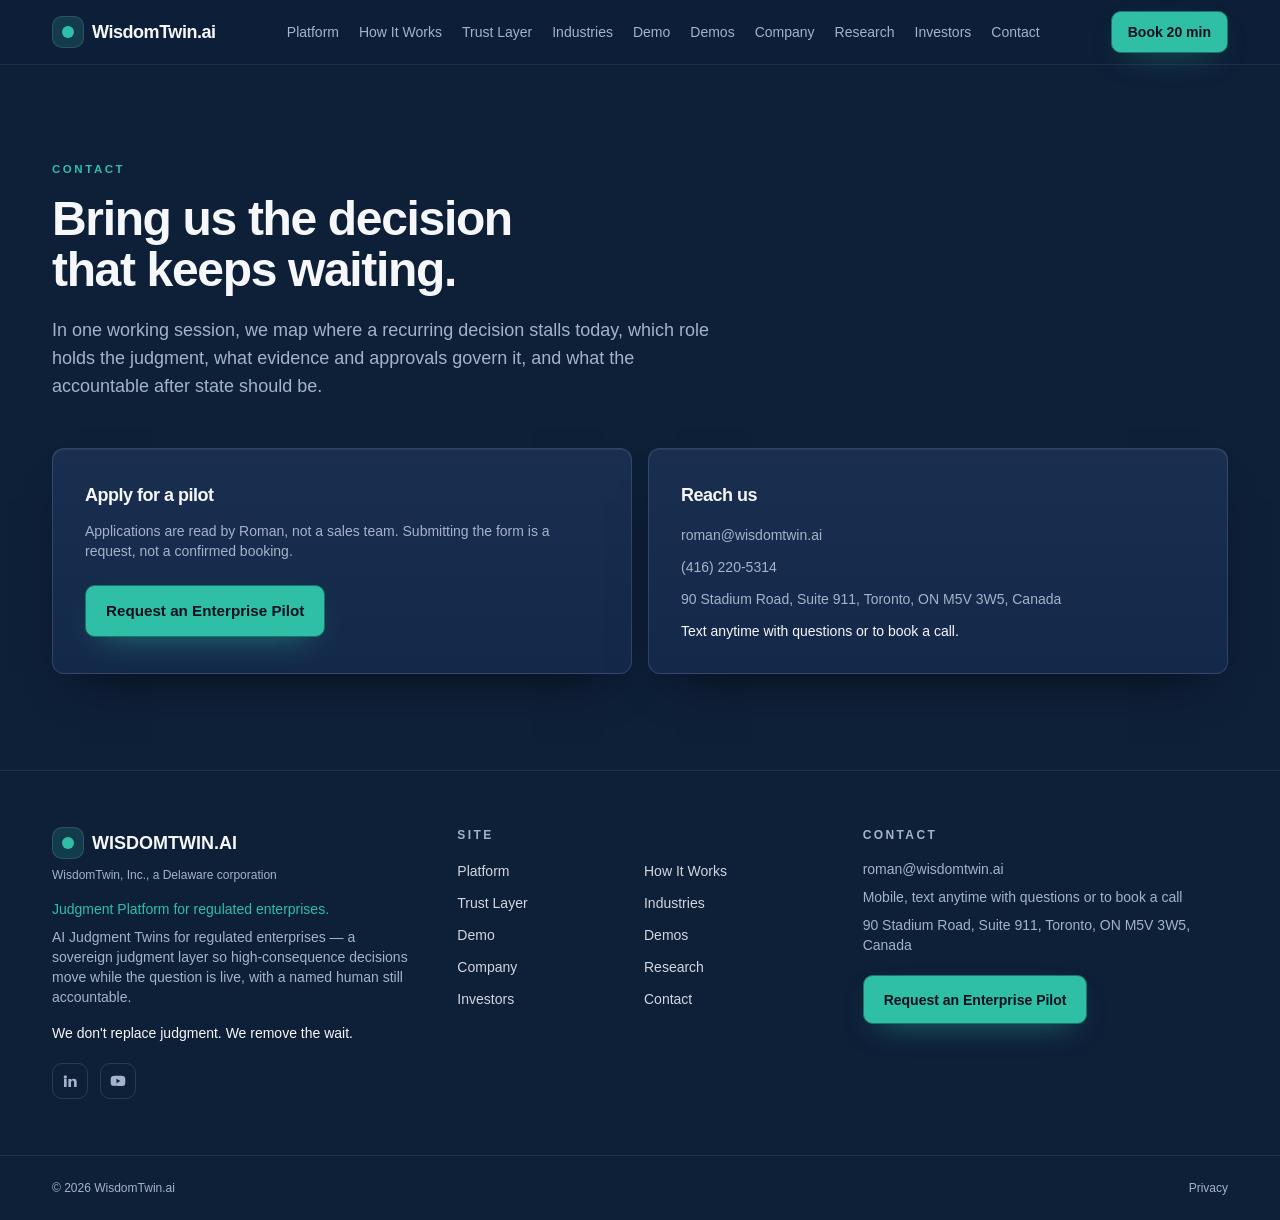
<file: contact.html>
<!DOCTYPE html><html lang="en"><head><meta charSet="utf-8"/><meta name="viewport" content="width=device-width, initial-scale=1"/><link rel="stylesheet" href="assets/styles-v6mpQn09.css" data-precedence="default"/><title>Contact | AI Judgment Twins for Regulated Enterprises | WisdomTwin.ai</title><meta name="theme-color" content="#0e1f38"/><meta name="google-site-verification" content="EKfFKBUGVKuijlgD77xOlG88L_JGHHBxEQoIWxiCcaE"/><meta property="og:site_name" content="WisdomTwin.ai"/><meta property="og:type" content="website"/><meta name="twitter:card" content="summary_large_image"/><meta name="description" content="Discuss a bounded regulated-industry pilot with WisdomTwin.ai, or contact founder Roman Bodnarchuk."/><meta property="og:title" content="Contact | AI Judgment Twins for Regulated Enterprises | WisdomTwin.ai"/><meta property="og:description" content="Discuss a bounded regulated-industry pilot with WisdomTwin.ai, or contact founder Roman Bodnarchuk."/><meta property="og:url" content="https://wisdomtwin.ai/contact"/><meta name="twitter:title" content="Contact | AI Judgment Twins for Regulated Enterprises | WisdomTwin.ai"/><meta name="twitter:description" content="Discuss a bounded regulated-industry pilot with WisdomTwin.ai, or contact founder Roman Bodnarchuk."/><link rel="modulepreload" href="assets/index-CU0LkQnp.js"/><link rel="modulepreload" href="assets/useStore-DAs5vFz2.js"/><link rel="modulepreload" href="assets/site-B6ghuMSV.js"/><link rel="modulepreload" href="assets/matchContext-29JtSLqe.js"/><link rel="modulepreload" href="assets/redirect-DCb_aIiF.js"/><link rel="modulepreload" href="assets/contact-BlCqo3q2.js"/><link rel="modulepreload" href="assets/CtaLink-VNQFbTWK.js"/><link rel="modulepreload" href="assets/SiteShell-DncSoHfE.js"/><link rel="icon" href="/favicon.ico" type="image/x-icon"/><link rel="canonical" href="https://wisdomtwin.ai/contact"/><meta property="og:image" content="https://pub-bb2e103a32db4e198524a2e9ed8f35b4.r2.dev/lovp_0t5ggwwtvm9mgscy2nvvahh5c2/ce4ec80d9bf1ff57b63f655486f1bbb1_1790938801076.png"><meta name="twitter:image" content="https://pub-bb2e103a32db4e198524a2e9ed8f35b4.r2.dev/lovp_0t5ggwwtvm9mgscy2nvvahh5c2/ce4ec80d9bf1ff57b63f655486f1bbb1_1790938801076.png"></head><body><!--$--><div class="min-h-screen flex flex-col tone-dark"><header class="sticky top-0 z-40 backdrop-blur-xl border-b border-border/60 bg-[color-mix(in_oklab,var(--background)_88%,transparent)]"><div class="container-page flex items-center justify-between h-16"><a href="index.html" class="flex items-center gap-2 focus-ring rounded-md"><span aria-hidden="true" class="grid place-items-center w-8 h-8 rounded-md border border-border" style="background:color-mix(in oklab, var(--teal) 18%, transparent)"><span class="w-3 h-3 rounded-sm" style="background:var(--teal)"></span></span><span class="font-display text-lg tracking-tight font-semibold">WisdomTwin.ai</span></a><nav class="hidden xl:flex items-center gap-5" aria-label="Primary"><a href="/platform" class="text-sm text-muted-foreground hover:text-foreground transition-colors focus-ring rounded-sm">Platform</a><a href="/how-it-works" class="text-sm text-muted-foreground hover:text-foreground transition-colors focus-ring rounded-sm">How It Works</a><a href="/trust" class="text-sm text-muted-foreground hover:text-foreground transition-colors focus-ring rounded-sm">Trust Layer</a><a href="/industries" class="text-sm text-muted-foreground hover:text-foreground transition-colors focus-ring rounded-sm">Industries</a><a href="demo.html" class="text-sm text-muted-foreground hover:text-foreground transition-colors focus-ring rounded-sm">Demo</a><a href="demos.html" class="text-sm text-muted-foreground hover:text-foreground transition-colors focus-ring rounded-sm">Demos</a><a href="/company" class="text-sm text-muted-foreground hover:text-foreground transition-colors focus-ring rounded-sm">Company</a><a href="/research" class="text-sm text-muted-foreground hover:text-foreground transition-colors focus-ring rounded-sm">Research</a><a href="/invest" class="text-sm text-muted-foreground hover:text-foreground transition-colors focus-ring rounded-sm">Investors</a><a class="text-sm text-muted-foreground hover:text-foreground transition-colors focus-ring rounded-sm text-foreground" href="contact.html" data-status="active" aria-current="page">Contact</a></nav><div class="hidden xl:flex"><a href="https://calendly.com/romanbodnarchuk/20min" class="btn-primary focus-ring !text-sm !py-2.5 !px-4" target="_blank" rel="noreferrer">Book 20 min</a></div><button type="button" aria-label="Toggle menu" aria-expanded="false" class="xl:hidden btn-ghost focus-ring !py-2 !px-3"><svg width="18" height="18" viewBox="0 0 24 24" fill="none" stroke="currentColor" stroke-width="2"><path d="M4 6h16M4 12h16M4 18h16"></path></svg></button></div></header><main class="flex-1"><section class="py-16 md:py-24 "><div class="container-page"><div class="max-w-3xl"><div class="eyebrow">Contact</div><h1 class="mt-4 text-3xl md:text-5xl leading-[1.06] text-balance">Bring us the decision that keeps waiting.</h1><p class="mt-5 text-lg text-muted-foreground max-w-2xl text-pretty">In one working session, we map where a recurring decision stalls today, which role holds the judgment, what evidence and approvals govern it, and what the accountable after state should be.</p></div><div class="mt-12"><div class="grid gap-4 md:grid-cols-2"><div class="surface-card p-8"><h2 class="font-display text-lg">Apply for a pilot</h2><p class="mt-3 text-sm text-muted-foreground">Applications are read by Roman, not a sales team. Submitting the form is a request, not a confirmed booking.</p><div class="mt-6"><a href="/request-pilot" class="btn-primary focus-ring">Request an Enterprise Pilot</a></div></div><div class="surface-card p-8"><h2 class="font-display text-lg">Reach us</h2><ul class="mt-4 space-y-3 text-sm text-muted-foreground"><li><a class="hover:text-foreground" href="mailto:roman@wisdomtwin.ai">roman@wisdomtwin.ai</a></li><li><a class="hover:text-foreground" href="tel:+14162205314">(416) 220-5314</a></li><li>90 Stadium Road, Suite 911, Toronto, ON M5V 3W5, Canada</li><li class="text-foreground">Text anytime with questions or to book a call.</li></ul></div></div></div></div></section></main><footer class="tone-dark border-t border-border/60"><div class="container-page py-14 grid gap-10 md:grid-cols-3"><div><div class="flex items-center gap-2"><span aria-hidden="true" class="grid place-items-center w-8 h-8 rounded-md border border-border" style="background:color-mix(in oklab, var(--teal) 18%, transparent)"><span class="w-3 h-3 rounded-sm" style="background:var(--teal)"></span></span><span class="font-display text-lg font-semibold">WISDOMTWIN.AI</span></div><p class="mt-2 text-xs text-muted-foreground">WisdomTwin, Inc., a Delaware corporation</p><p class="mt-4 text-sm" style="color:var(--teal)">Judgment Platform for regulated enterprises.</p><p class="mt-2 text-sm text-muted-foreground">AI Judgment Twins for regulated enterprises — a sovereign judgment layer so high-consequence decisions move while the question is live, with a named human still accountable.</p><p class="mt-4 text-sm font-medium">We don&#x27;t replace judgment. We remove the wait.</p><div class="mt-5 flex items-center gap-3"><a href="https://www.linkedin.com/company/wisdomtwin" target="_blank" rel="noreferrer" aria-label="WisdomTwin.ai on LinkedIn" class="grid place-items-center w-9 h-9 rounded-md border border-border hover:text-foreground text-muted-foreground focus-ring"><svg width="16" height="16" viewBox="0 0 24 24" fill="currentColor" aria-hidden="true"><path d="M4.98 3.5a2.5 2.5 0 1 1 0 5 2.5 2.5 0 0 1 0-5ZM3 9h4v12H3V9Zm7 0h3.8v1.7h.05c.53-.95 1.83-1.95 3.77-1.95C21.4 8.75 22 11 22 14v7h-4v-6.2c0-1.48-.03-3.38-2.06-3.38-2.06 0-2.38 1.6-2.38 3.27V21h-4V9Z"></path></svg></a><a href="https://www.youtube.com/@wisdomtwin" target="_blank" rel="noreferrer" aria-label="WisdomTwin.ai on YouTube" class="grid place-items-center w-9 h-9 rounded-md border border-border hover:text-foreground text-muted-foreground focus-ring"><svg width="16" height="16" viewBox="0 0 24 24" fill="currentColor" aria-hidden="true"><path d="M23 12s0-3.6-.46-5.32a2.77 2.77 0 0 0-1.95-1.96C18.87 4.25 12 4.25 12 4.25s-6.87 0-8.59.47A2.77 2.77 0 0 0 1.46 6.7C1 8.4 1 12 1 12s0 3.6.46 5.32c.26.95 1 1.7 1.95 1.96 1.72.47 8.59.47 8.59.47s6.87 0 8.59-.47a2.77 2.77 0 0 0 1.95-1.96C23 15.6 23 12 23 12ZM9.75 15.27V8.73L15.5 12l-5.75 3.27Z"></path></svg></a></div></div><div><h2 class="text-xs uppercase tracking-[0.2em] text-muted-foreground font-semibold">Site</h2><ul class="mt-4 grid grid-cols-2 gap-2"><li><a href="/platform" class="text-sm text-foreground/85 hover:text-foreground focus-ring rounded-sm">Platform</a></li><li><a href="/how-it-works" class="text-sm text-foreground/85 hover:text-foreground focus-ring rounded-sm">How It Works</a></li><li><a href="/trust" class="text-sm text-foreground/85 hover:text-foreground focus-ring rounded-sm">Trust Layer</a></li><li><a href="/industries" class="text-sm text-foreground/85 hover:text-foreground focus-ring rounded-sm">Industries</a></li><li><a href="demo.html" class="text-sm text-foreground/85 hover:text-foreground focus-ring rounded-sm">Demo</a></li><li><a href="demos.html" class="text-sm text-foreground/85 hover:text-foreground focus-ring rounded-sm">Demos</a></li><li><a href="/company" class="text-sm text-foreground/85 hover:text-foreground focus-ring rounded-sm">Company</a></li><li><a href="/research" class="text-sm text-foreground/85 hover:text-foreground focus-ring rounded-sm">Research</a></li><li><a href="/invest" class="text-sm text-foreground/85 hover:text-foreground focus-ring rounded-sm">Investors</a></li><li><a class="text-sm text-foreground/85 hover:text-foreground focus-ring rounded-sm active" href="contact.html" data-status="active" aria-current="page">Contact</a></li></ul></div><div><h2 class="text-xs uppercase tracking-[0.2em] text-muted-foreground font-semibold">Contact</h2><ul class="mt-4 space-y-2 text-sm text-muted-foreground"><li><a class="hover:text-foreground" href="mailto:roman@wisdomtwin.ai">roman@wisdomtwin.ai</a></li><li>Mobile, text anytime with questions or to book a call</li><li>90 Stadium Road, Suite 911, Toronto, ON M5V 3W5, Canada</li></ul><a href="/request-pilot" class="btn-primary focus-ring mt-5 !text-sm">Request an Enterprise Pilot</a></div></div><div class="border-t border-border/60"><div class="container-page py-6 text-xs text-muted-foreground flex flex-col md:flex-row justify-between gap-2"><span>© 2026 WisdomTwin.ai</span><a href="privacy.html" class="hover:text-foreground">Privacy</a></div></div></footer></div><!--/$--></body></html>
</file>
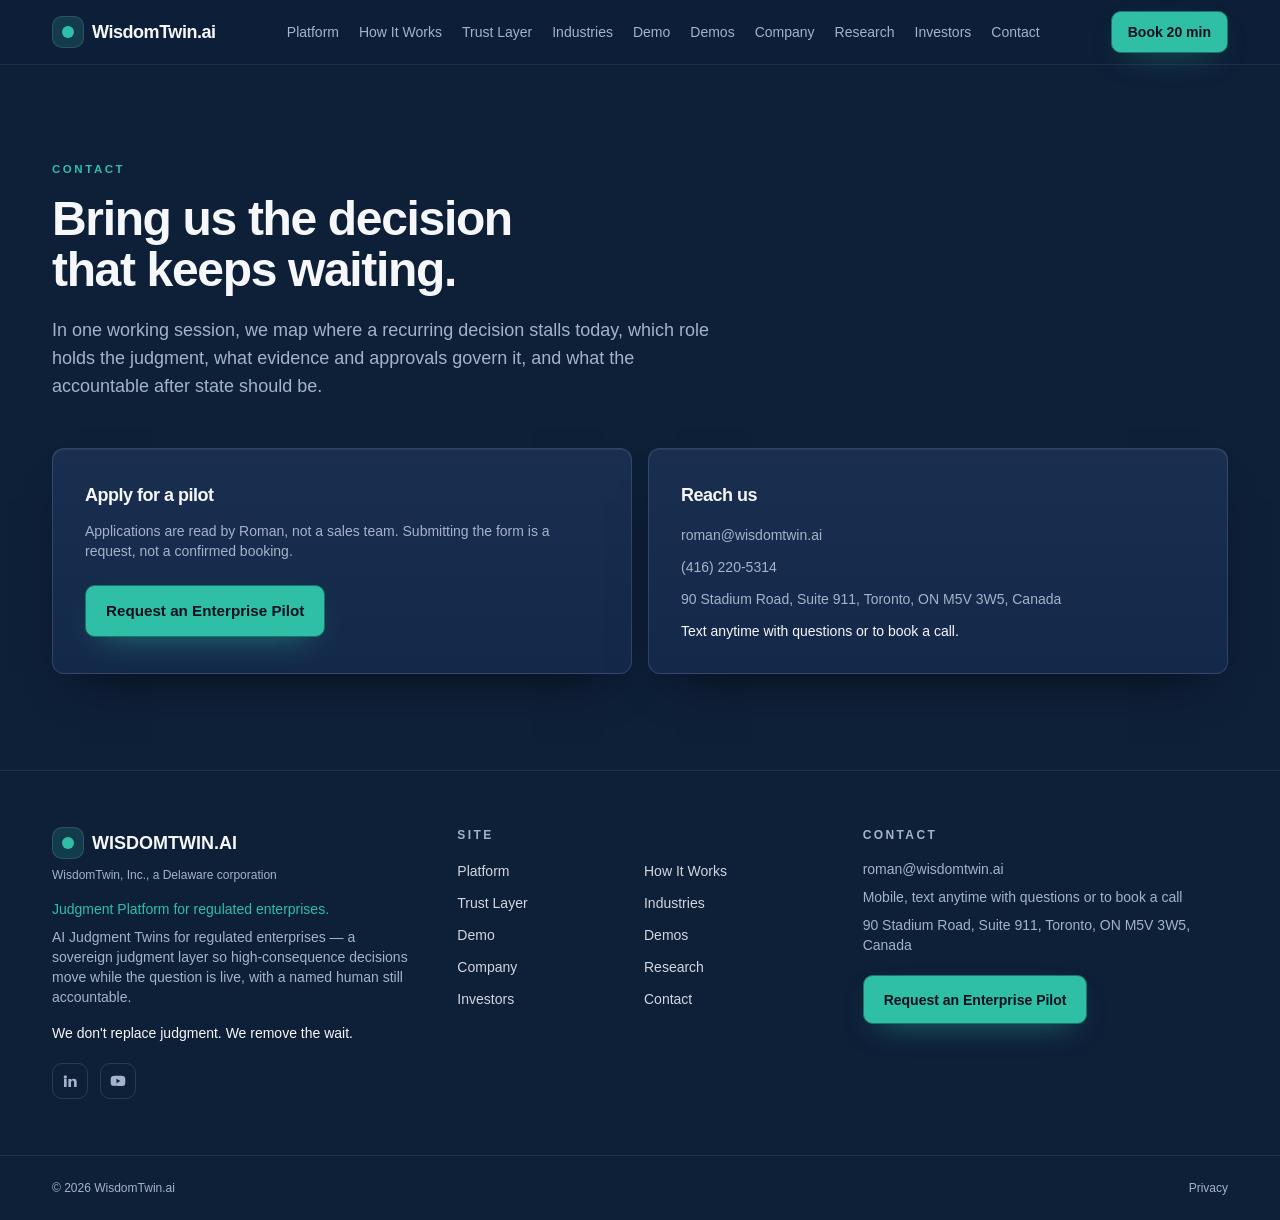
<file: pricing.html>
<!DOCTYPE html><html lang="en"><head><meta charSet="utf-8"/><meta name="viewport" content="width=device-width, initial-scale=1"/><link rel="stylesheet" href="assets/styles-v6mpQn09.css" data-precedence="default"/><title>Contact | AI Judgment Twins for Regulated Enterprises | WisdomTwin.ai</title><meta name="theme-color" content="#0e1f38"/><meta name="google-site-verification" content="EKfFKBUGVKuijlgD77xOlG88L_JGHHBxEQoIWxiCcaE"/><meta property="og:site_name" content="WisdomTwin.ai"/><meta property="og:type" content="website"/><meta name="twitter:card" content="summary_large_image"/><meta name="description" content="Discuss a bounded regulated-industry pilot with WisdomTwin.ai, or contact founder Roman Bodnarchuk."/><meta property="og:title" content="Contact | AI Judgment Twins for Regulated Enterprises | WisdomTwin.ai"/><meta property="og:description" content="Discuss a bounded regulated-industry pilot with WisdomTwin.ai, or contact founder Roman Bodnarchuk."/><meta property="og:url" content="https://wisdomtwin.ai/contact"/><meta name="twitter:title" content="Contact | AI Judgment Twins for Regulated Enterprises | WisdomTwin.ai"/><meta name="twitter:description" content="Discuss a bounded regulated-industry pilot with WisdomTwin.ai, or contact founder Roman Bodnarchuk."/><link rel="modulepreload" href="assets/index-CU0LkQnp.js"/><link rel="modulepreload" href="assets/useStore-DAs5vFz2.js"/><link rel="modulepreload" href="assets/site-B6ghuMSV.js"/><link rel="modulepreload" href="assets/matchContext-29JtSLqe.js"/><link rel="modulepreload" href="assets/redirect-DCb_aIiF.js"/><link rel="modulepreload" href="assets/contact-BlCqo3q2.js"/><link rel="modulepreload" href="assets/CtaLink-VNQFbTWK.js"/><link rel="modulepreload" href="assets/SiteShell-DncSoHfE.js"/><link rel="icon" href="/favicon.ico" type="image/x-icon"/><link rel="canonical" href="https://wisdomtwin.ai/contact"/><meta property="og:image" content="https://pub-bb2e103a32db4e198524a2e9ed8f35b4.r2.dev/lovp_0t5ggwwtvm9mgscy2nvvahh5c2/88aeea599a315e5b23bf86055a0eae20_1790878499744.png"><meta name="twitter:image" content="https://pub-bb2e103a32db4e198524a2e9ed8f35b4.r2.dev/lovp_0t5ggwwtvm9mgscy2nvvahh5c2/88aeea599a315e5b23bf86055a0eae20_1790878499744.png"></head><body><!--$--><div class="min-h-screen flex flex-col tone-dark"><header class="sticky top-0 z-40 backdrop-blur-xl border-b border-border/60 bg-[color-mix(in_oklab,var(--background)_88%,transparent)]"><div class="container-page flex items-center justify-between h-16"><a href="index.html" class="flex items-center gap-2 focus-ring rounded-md"><span aria-hidden="true" class="grid place-items-center w-8 h-8 rounded-md border border-border" style="background:color-mix(in oklab, var(--teal) 18%, transparent)"><span class="w-3 h-3 rounded-sm" style="background:var(--teal)"></span></span><span class="font-display text-lg tracking-tight font-semibold">WisdomTwin.ai</span></a><nav class="hidden xl:flex items-center gap-5" aria-label="Primary"><a href="/platform" class="text-sm text-muted-foreground hover:text-foreground transition-colors focus-ring rounded-sm">Platform</a><a href="/how-it-works" class="text-sm text-muted-foreground hover:text-foreground transition-colors focus-ring rounded-sm">How It Works</a><a href="/trust" class="text-sm text-muted-foreground hover:text-foreground transition-colors focus-ring rounded-sm">Trust Layer</a><a href="/industries" class="text-sm text-muted-foreground hover:text-foreground transition-colors focus-ring rounded-sm">Industries</a><a href="demo.html" class="text-sm text-muted-foreground hover:text-foreground transition-colors focus-ring rounded-sm">Demo</a><a href="demos.html" class="text-sm text-muted-foreground hover:text-foreground transition-colors focus-ring rounded-sm">Demos</a><a href="/company" class="text-sm text-muted-foreground hover:text-foreground transition-colors focus-ring rounded-sm">Company</a><a href="/research" class="text-sm text-muted-foreground hover:text-foreground transition-colors focus-ring rounded-sm">Research</a><a href="/invest" class="text-sm text-muted-foreground hover:text-foreground transition-colors focus-ring rounded-sm">Investors</a><a class="text-sm text-muted-foreground hover:text-foreground transition-colors focus-ring rounded-sm text-foreground" href="contact.html" data-status="active" aria-current="page">Contact</a></nav><div class="hidden xl:flex"><a href="https://calendly.com/romanbodnarchuk/20min" class="btn-primary focus-ring !text-sm !py-2.5 !px-4" target="_blank" rel="noreferrer">Book 20 min</a></div><button type="button" aria-label="Toggle menu" aria-expanded="false" class="xl:hidden btn-ghost focus-ring !py-2 !px-3"><svg width="18" height="18" viewBox="0 0 24 24" fill="none" stroke="currentColor" stroke-width="2"><path d="M4 6h16M4 12h16M4 18h16"></path></svg></button></div></header><main class="flex-1"><section class="py-16 md:py-24 "><div class="container-page"><div class="max-w-3xl"><div class="eyebrow">Contact</div><h1 class="mt-4 text-3xl md:text-5xl leading-[1.06] text-balance">Bring us the decision that keeps waiting.</h1><p class="mt-5 text-lg text-muted-foreground max-w-2xl text-pretty">In one working session, we map where a recurring decision stalls today, which role holds the judgment, what evidence and approvals govern it, and what the accountable after state should be.</p></div><div class="mt-12"><div class="grid gap-4 md:grid-cols-2"><div class="surface-card p-8"><h2 class="font-display text-lg">Apply for a pilot</h2><p class="mt-3 text-sm text-muted-foreground">Applications are read by Roman, not a sales team. Submitting the form is a request, not a confirmed booking.</p><div class="mt-6"><a href="/request-pilot" class="btn-primary focus-ring">Request an Enterprise Pilot</a></div></div><div class="surface-card p-8"><h2 class="font-display text-lg">Reach us</h2><ul class="mt-4 space-y-3 text-sm text-muted-foreground"><li><a class="hover:text-foreground" href="mailto:roman@wisdomtwin.ai">roman@wisdomtwin.ai</a></li><li><a class="hover:text-foreground" href="tel:+14162205314">(416) 220-5314</a></li><li>90 Stadium Road, Suite 911, Toronto, ON M5V 3W5, Canada</li><li class="text-foreground">Text anytime with questions or to book a call.</li></ul></div></div></div></div></section></main><footer class="tone-dark border-t border-border/60"><div class="container-page py-14 grid gap-10 md:grid-cols-3"><div><div class="flex items-center gap-2"><span aria-hidden="true" class="grid place-items-center w-8 h-8 rounded-md border border-border" style="background:color-mix(in oklab, var(--teal) 18%, transparent)"><span class="w-3 h-3 rounded-sm" style="background:var(--teal)"></span></span><span class="font-display text-lg font-semibold">WISDOMTWIN.AI</span></div><p class="mt-2 text-xs text-muted-foreground">WisdomTwin, Inc., a Delaware corporation</p><p class="mt-4 text-sm" style="color:var(--teal)">Judgment Platform for regulated enterprises.</p><p class="mt-2 text-sm text-muted-foreground">AI Judgment Twins for regulated enterprises — a sovereign judgment layer so high-consequence decisions move while the question is live, with a named human still accountable.</p><p class="mt-4 text-sm font-medium">We don&#x27;t replace judgment. We remove the wait.</p><div class="mt-5 flex items-center gap-3"><a href="https://www.linkedin.com/company/wisdomtwin" target="_blank" rel="noreferrer" aria-label="WisdomTwin.ai on LinkedIn" class="grid place-items-center w-9 h-9 rounded-md border border-border hover:text-foreground text-muted-foreground focus-ring"><svg width="16" height="16" viewBox="0 0 24 24" fill="currentColor" aria-hidden="true"><path d="M4.98 3.5a2.5 2.5 0 1 1 0 5 2.5 2.5 0 0 1 0-5ZM3 9h4v12H3V9Zm7 0h3.8v1.7h.05c.53-.95 1.83-1.95 3.77-1.95C21.4 8.75 22 11 22 14v7h-4v-6.2c0-1.48-.03-3.38-2.06-3.38-2.06 0-2.38 1.6-2.38 3.27V21h-4V9Z"></path></svg></a><a href="https://www.youtube.com/@wisdomtwin" target="_blank" rel="noreferrer" aria-label="WisdomTwin.ai on YouTube" class="grid place-items-center w-9 h-9 rounded-md border border-border hover:text-foreground text-muted-foreground focus-ring"><svg width="16" height="16" viewBox="0 0 24 24" fill="currentColor" aria-hidden="true"><path d="M23 12s0-3.6-.46-5.32a2.77 2.77 0 0 0-1.95-1.96C18.87 4.25 12 4.25 12 4.25s-6.87 0-8.59.47A2.77 2.77 0 0 0 1.46 6.7C1 8.4 1 12 1 12s0 3.6.46 5.32c.26.95 1 1.7 1.95 1.96 1.72.47 8.59.47 8.59.47s6.87 0 8.59-.47a2.77 2.77 0 0 0 1.95-1.96C23 15.6 23 12 23 12ZM9.75 15.27V8.73L15.5 12l-5.75 3.27Z"></path></svg></a></div></div><div><h2 class="text-xs uppercase tracking-[0.2em] text-muted-foreground font-semibold">Site</h2><ul class="mt-4 grid grid-cols-2 gap-2"><li><a href="/platform" class="text-sm text-foreground/85 hover:text-foreground focus-ring rounded-sm">Platform</a></li><li><a href="/how-it-works" class="text-sm text-foreground/85 hover:text-foreground focus-ring rounded-sm">How It Works</a></li><li><a href="/trust" class="text-sm text-foreground/85 hover:text-foreground focus-ring rounded-sm">Trust Layer</a></li><li><a href="/industries" class="text-sm text-foreground/85 hover:text-foreground focus-ring rounded-sm">Industries</a></li><li><a href="demo.html" class="text-sm text-foreground/85 hover:text-foreground focus-ring rounded-sm">Demo</a></li><li><a href="demos.html" class="text-sm text-foreground/85 hover:text-foreground focus-ring rounded-sm">Demos</a></li><li><a href="/company" class="text-sm text-foreground/85 hover:text-foreground focus-ring rounded-sm">Company</a></li><li><a href="/research" class="text-sm text-foreground/85 hover:text-foreground focus-ring rounded-sm">Research</a></li><li><a href="/invest" class="text-sm text-foreground/85 hover:text-foreground focus-ring rounded-sm">Investors</a></li><li><a class="text-sm text-foreground/85 hover:text-foreground focus-ring rounded-sm active" href="contact.html" data-status="active" aria-current="page">Contact</a></li></ul></div><div><h2 class="text-xs uppercase tracking-[0.2em] text-muted-foreground font-semibold">Contact</h2><ul class="mt-4 space-y-2 text-sm text-muted-foreground"><li><a class="hover:text-foreground" href="mailto:roman@wisdomtwin.ai">roman@wisdomtwin.ai</a></li><li>Mobile, text anytime with questions or to book a call</li><li>90 Stadium Road, Suite 911, Toronto, ON M5V 3W5, Canada</li></ul><a href="/request-pilot" class="btn-primary focus-ring mt-5 !text-sm">Request an Enterprise Pilot</a></div></div><div class="border-t border-border/60"><div class="container-page py-6 text-xs text-muted-foreground flex flex-col md:flex-row justify-between gap-2"><span>© 2026 WisdomTwin.ai</span><a href="privacy.html" class="hover:text-foreground">Privacy</a></div></div></footer></div><!--/$--></body></html>
</file>
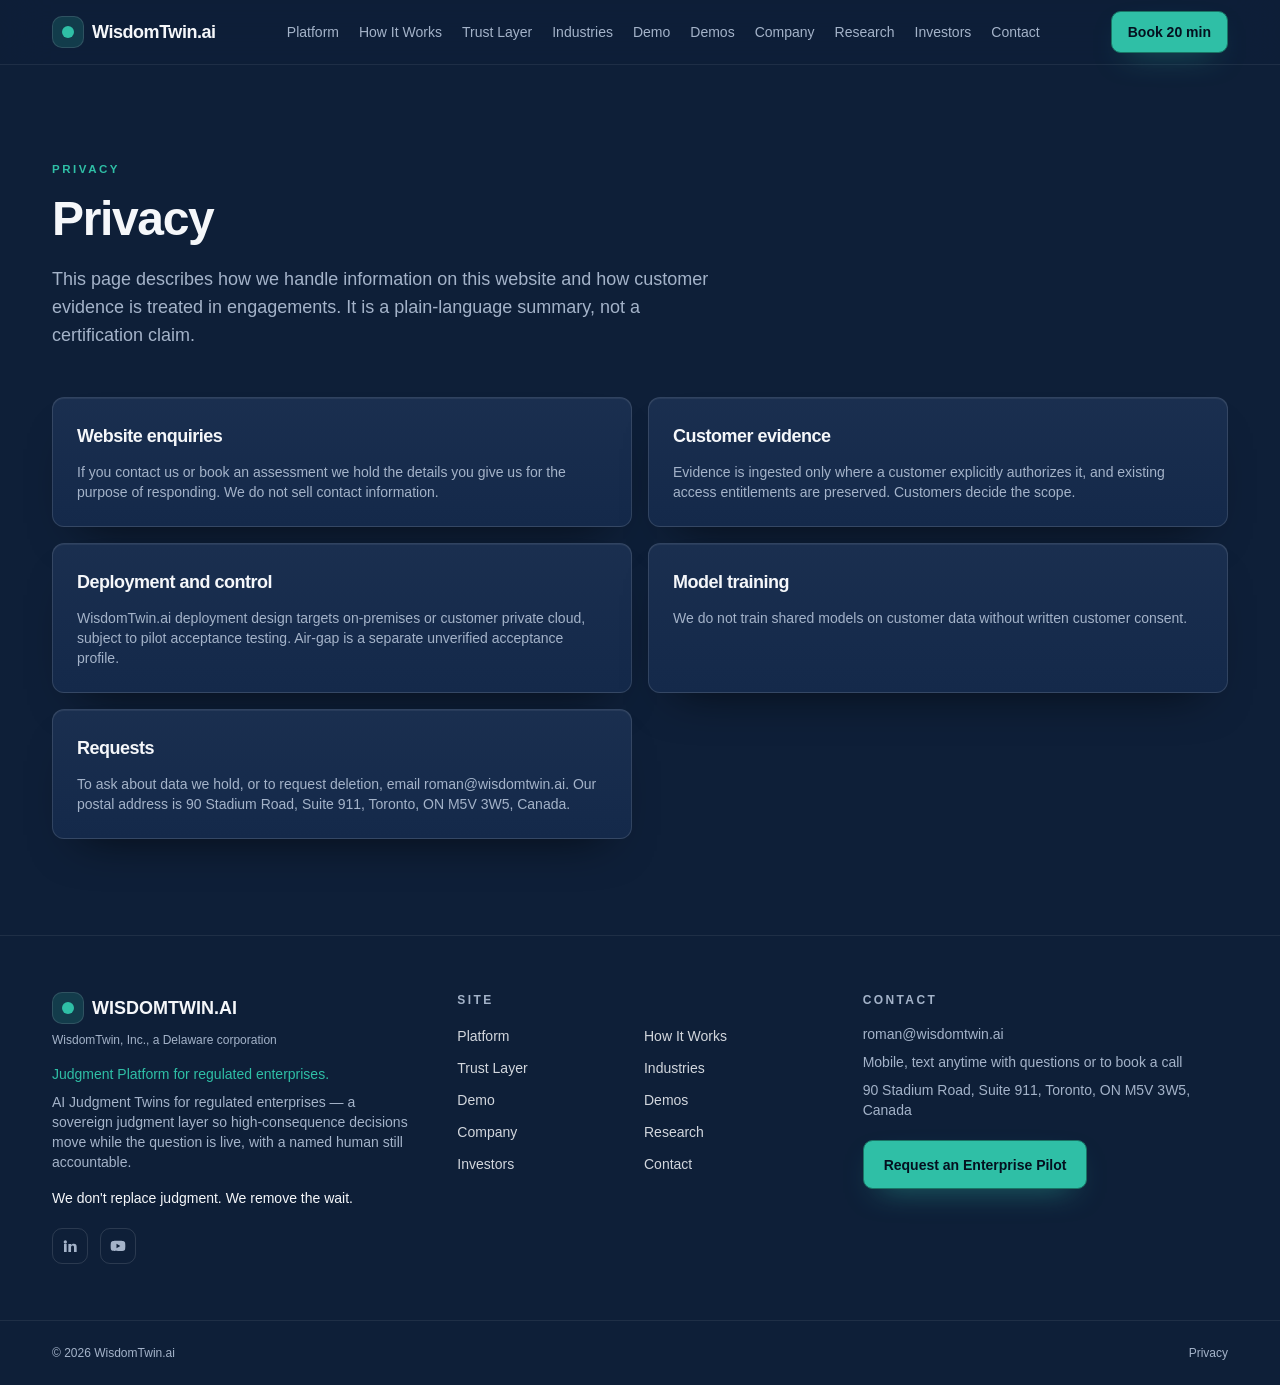
<file: privacy.html>
<!DOCTYPE html><html lang="en"><head><meta charSet="utf-8"/><meta name="viewport" content="width=device-width, initial-scale=1"/><link rel="stylesheet" href="assets/styles-v6mpQn09.css" data-precedence="default"/><title>Privacy | WisdomTwin.ai</title><meta name="theme-color" content="#0e1f38"/><meta name="google-site-verification" content="EKfFKBUGVKuijlgD77xOlG88L_JGHHBxEQoIWxiCcaE"/><meta property="og:site_name" content="WisdomTwin.ai"/><meta property="og:type" content="website"/><meta name="twitter:card" content="summary_large_image"/><meta name="description" content="How WisdomTwin.ai handles website enquiries and customer evidence: authorized data only, customer-controlled deployment and no training on customer data without consent."/><meta property="og:title" content="Privacy | WisdomTwin.ai"/><meta property="og:description" content="How WisdomTwin.ai handles website enquiries and customer evidence: authorized data only, customer-controlled deployment and no training on customer data without consent."/><meta property="og:url" content="https://wisdomtwin.ai/privacy"/><meta name="twitter:title" content="Privacy | WisdomTwin.ai"/><meta name="twitter:description" content="How WisdomTwin.ai handles website enquiries and customer evidence: authorized data only, customer-controlled deployment and no training on customer data without consent."/><link rel="modulepreload" href="assets/index-CU0LkQnp.js"/><link rel="modulepreload" href="assets/useStore-DAs5vFz2.js"/><link rel="modulepreload" href="assets/site-B6ghuMSV.js"/><link rel="modulepreload" href="assets/matchContext-29JtSLqe.js"/><link rel="modulepreload" href="assets/redirect-DCb_aIiF.js"/><link rel="modulepreload" href="assets/privacy-tkeX2hdu.js"/><link rel="modulepreload" href="assets/SiteShell-DncSoHfE.js"/><link rel="icon" href="/favicon.ico" type="image/x-icon"/><link rel="canonical" href="https://wisdomtwin.ai/privacy"/><meta property="og:image" content="https://pub-bb2e103a32db4e198524a2e9ed8f35b4.r2.dev/lovp_0t5ggwwtvm9mgscy2nvvahh5c2/ce4ec80d9bf1ff57b63f655486f1bbb1_1790938801076.png"><meta name="twitter:image" content="https://pub-bb2e103a32db4e198524a2e9ed8f35b4.r2.dev/lovp_0t5ggwwtvm9mgscy2nvvahh5c2/ce4ec80d9bf1ff57b63f655486f1bbb1_1790938801076.png"></head><body><!--$--><div class="min-h-screen flex flex-col tone-dark"><header class="sticky top-0 z-40 backdrop-blur-xl border-b border-border/60 bg-[color-mix(in_oklab,var(--background)_88%,transparent)]"><div class="container-page flex items-center justify-between h-16"><a href="index.html" class="flex items-center gap-2 focus-ring rounded-md"><span aria-hidden="true" class="grid place-items-center w-8 h-8 rounded-md border border-border" style="background:color-mix(in oklab, var(--teal) 18%, transparent)"><span class="w-3 h-3 rounded-sm" style="background:var(--teal)"></span></span><span class="font-display text-lg tracking-tight font-semibold">WisdomTwin.ai</span></a><nav class="hidden xl:flex items-center gap-5" aria-label="Primary"><a href="/platform" class="text-sm text-muted-foreground hover:text-foreground transition-colors focus-ring rounded-sm">Platform</a><a href="/how-it-works" class="text-sm text-muted-foreground hover:text-foreground transition-colors focus-ring rounded-sm">How It Works</a><a href="/trust" class="text-sm text-muted-foreground hover:text-foreground transition-colors focus-ring rounded-sm">Trust Layer</a><a href="/industries" class="text-sm text-muted-foreground hover:text-foreground transition-colors focus-ring rounded-sm">Industries</a><a href="demo.html" class="text-sm text-muted-foreground hover:text-foreground transition-colors focus-ring rounded-sm">Demo</a><a href="demos.html" class="text-sm text-muted-foreground hover:text-foreground transition-colors focus-ring rounded-sm">Demos</a><a href="/company" class="text-sm text-muted-foreground hover:text-foreground transition-colors focus-ring rounded-sm">Company</a><a href="/research" class="text-sm text-muted-foreground hover:text-foreground transition-colors focus-ring rounded-sm">Research</a><a href="/invest" class="text-sm text-muted-foreground hover:text-foreground transition-colors focus-ring rounded-sm">Investors</a><a href="contact.html" class="text-sm text-muted-foreground hover:text-foreground transition-colors focus-ring rounded-sm">Contact</a></nav><div class="hidden xl:flex"><a href="https://calendly.com/romanbodnarchuk/20min" class="btn-primary focus-ring !text-sm !py-2.5 !px-4" target="_blank" rel="noreferrer">Book 20 min</a></div><button type="button" aria-label="Toggle menu" aria-expanded="false" class="xl:hidden btn-ghost focus-ring !py-2 !px-3"><svg width="18" height="18" viewBox="0 0 24 24" fill="none" stroke="currentColor" stroke-width="2"><path d="M4 6h16M4 12h16M4 18h16"></path></svg></button></div></header><main class="flex-1"><section class="py-16 md:py-24 "><div class="container-page"><div class="max-w-3xl"><div class="eyebrow">Privacy</div><h1 class="mt-4 text-3xl md:text-5xl leading-[1.06] text-balance">Privacy</h1><p class="mt-5 text-lg text-muted-foreground max-w-2xl text-pretty">This page describes how we handle information on this website and how customer evidence is treated in engagements. It is a plain-language summary, not a certification claim.</p></div><div class="mt-12"><div class="grid gap-4 md:grid-cols-2"><div class="surface-card p-6"><h2 class="font-display text-lg">Website enquiries</h2><p class="mt-3 text-sm text-muted-foreground">If you contact us or book an assessment we hold the details you give us for the purpose of responding. We do not sell contact information.</p></div><div class="surface-card p-6"><h2 class="font-display text-lg">Customer evidence</h2><p class="mt-3 text-sm text-muted-foreground">Evidence is ingested only where a customer explicitly authorizes it, and existing access entitlements are preserved. Customers decide the scope.</p></div><div class="surface-card p-6"><h2 class="font-display text-lg">Deployment and control</h2><p class="mt-3 text-sm text-muted-foreground">WisdomTwin.ai deployment design targets on-premises or customer private cloud, subject to pilot acceptance testing. Air-gap is a separate unverified acceptance profile.</p></div><div class="surface-card p-6"><h2 class="font-display text-lg">Model training</h2><p class="mt-3 text-sm text-muted-foreground">We do not train shared models on customer data without written customer consent.</p></div><div class="surface-card p-6"><h2 class="font-display text-lg">Requests</h2><p class="mt-3 text-sm text-muted-foreground">To ask about data we hold, or to request deletion, email roman@wisdomtwin.ai. Our postal address is 90 Stadium Road, Suite 911, Toronto, ON M5V 3W5, Canada.</p></div></div></div></div></section></main><footer class="tone-dark border-t border-border/60"><div class="container-page py-14 grid gap-10 md:grid-cols-3"><div><div class="flex items-center gap-2"><span aria-hidden="true" class="grid place-items-center w-8 h-8 rounded-md border border-border" style="background:color-mix(in oklab, var(--teal) 18%, transparent)"><span class="w-3 h-3 rounded-sm" style="background:var(--teal)"></span></span><span class="font-display text-lg font-semibold">WISDOMTWIN.AI</span></div><p class="mt-2 text-xs text-muted-foreground">WisdomTwin, Inc., a Delaware corporation</p><p class="mt-4 text-sm" style="color:var(--teal)">Judgment Platform for regulated enterprises.</p><p class="mt-2 text-sm text-muted-foreground">AI Judgment Twins for regulated enterprises — a sovereign judgment layer so high-consequence decisions move while the question is live, with a named human still accountable.</p><p class="mt-4 text-sm font-medium">We don&#x27;t replace judgment. We remove the wait.</p><div class="mt-5 flex items-center gap-3"><a href="https://www.linkedin.com/company/wisdomtwin" target="_blank" rel="noreferrer" aria-label="WisdomTwin.ai on LinkedIn" class="grid place-items-center w-9 h-9 rounded-md border border-border hover:text-foreground text-muted-foreground focus-ring"><svg width="16" height="16" viewBox="0 0 24 24" fill="currentColor" aria-hidden="true"><path d="M4.98 3.5a2.5 2.5 0 1 1 0 5 2.5 2.5 0 0 1 0-5ZM3 9h4v12H3V9Zm7 0h3.8v1.7h.05c.53-.95 1.83-1.95 3.77-1.95C21.4 8.75 22 11 22 14v7h-4v-6.2c0-1.48-.03-3.38-2.06-3.38-2.06 0-2.38 1.6-2.38 3.27V21h-4V9Z"></path></svg></a><a href="https://www.youtube.com/@wisdomtwin" target="_blank" rel="noreferrer" aria-label="WisdomTwin.ai on YouTube" class="grid place-items-center w-9 h-9 rounded-md border border-border hover:text-foreground text-muted-foreground focus-ring"><svg width="16" height="16" viewBox="0 0 24 24" fill="currentColor" aria-hidden="true"><path d="M23 12s0-3.6-.46-5.32a2.77 2.77 0 0 0-1.95-1.96C18.87 4.25 12 4.25 12 4.25s-6.87 0-8.59.47A2.77 2.77 0 0 0 1.46 6.7C1 8.4 1 12 1 12s0 3.6.46 5.32c.26.95 1 1.7 1.95 1.96 1.72.47 8.59.47 8.59.47s6.87 0 8.59-.47a2.77 2.77 0 0 0 1.95-1.96C23 15.6 23 12 23 12ZM9.75 15.27V8.73L15.5 12l-5.75 3.27Z"></path></svg></a></div></div><div><h2 class="text-xs uppercase tracking-[0.2em] text-muted-foreground font-semibold">Site</h2><ul class="mt-4 grid grid-cols-2 gap-2"><li><a href="/platform" class="text-sm text-foreground/85 hover:text-foreground focus-ring rounded-sm">Platform</a></li><li><a href="/how-it-works" class="text-sm text-foreground/85 hover:text-foreground focus-ring rounded-sm">How It Works</a></li><li><a href="/trust" class="text-sm text-foreground/85 hover:text-foreground focus-ring rounded-sm">Trust Layer</a></li><li><a href="/industries" class="text-sm text-foreground/85 hover:text-foreground focus-ring rounded-sm">Industries</a></li><li><a href="demo.html" class="text-sm text-foreground/85 hover:text-foreground focus-ring rounded-sm">Demo</a></li><li><a href="demos.html" class="text-sm text-foreground/85 hover:text-foreground focus-ring rounded-sm">Demos</a></li><li><a href="/company" class="text-sm text-foreground/85 hover:text-foreground focus-ring rounded-sm">Company</a></li><li><a href="/research" class="text-sm text-foreground/85 hover:text-foreground focus-ring rounded-sm">Research</a></li><li><a href="/invest" class="text-sm text-foreground/85 hover:text-foreground focus-ring rounded-sm">Investors</a></li><li><a href="contact.html" class="text-sm text-foreground/85 hover:text-foreground focus-ring rounded-sm">Contact</a></li></ul></div><div><h2 class="text-xs uppercase tracking-[0.2em] text-muted-foreground font-semibold">Contact</h2><ul class="mt-4 space-y-2 text-sm text-muted-foreground"><li><a class="hover:text-foreground" href="mailto:roman@wisdomtwin.ai">roman@wisdomtwin.ai</a></li><li>Mobile, text anytime with questions or to book a call</li><li>90 Stadium Road, Suite 911, Toronto, ON M5V 3W5, Canada</li></ul><a href="/request-pilot" class="btn-primary focus-ring mt-5 !text-sm">Request an Enterprise Pilot</a></div></div><div class="border-t border-border/60"><div class="container-page py-6 text-xs text-muted-foreground flex flex-col md:flex-row justify-between gap-2"><span>© 2026 WisdomTwin.ai</span><a class="hover:text-foreground active" href="privacy.html" data-status="active" aria-current="page">Privacy</a></div></div></footer></div><!--/$--></body></html>
</file>
